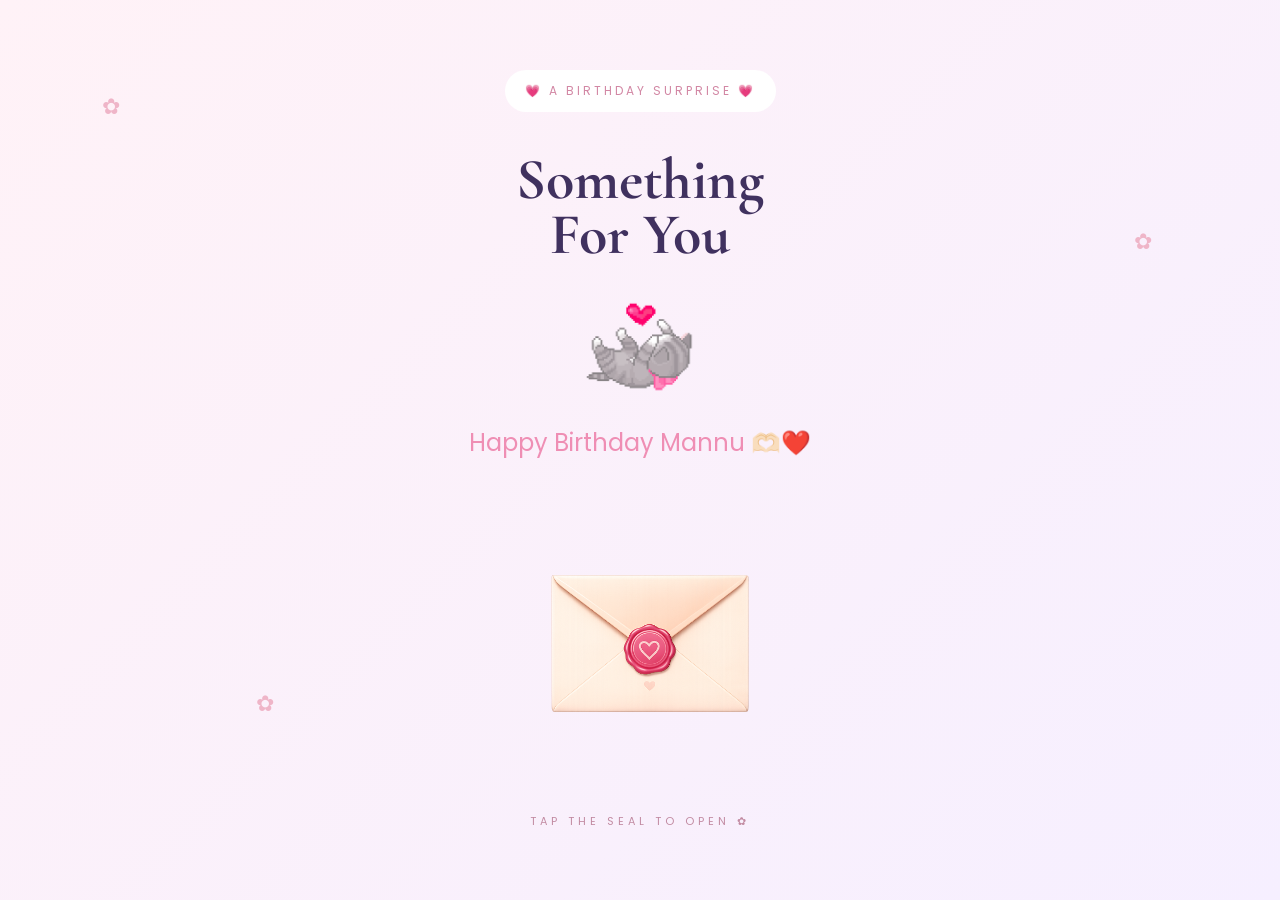
<file: index.html>
<!DOCTYPE html>
<html lang="en">
<head>
<meta charset="UTF-8">
<meta name="viewport" content="width=device-width, initial-scale=1.0">
<title>Birthday Surprise</title>

<link rel="stylesheet" href="style.css">

<link href="https://fonts.googleapis.com/css2?family=Cormorant+Garamond:wght@500;700&family=Poppins:wght@300;400;500&display=swap" rel="stylesheet">
</head>

<body>

<div class="floating f1">✿</div>
<div class="floating f2">✿</div>
<div class="floating f3">✿</div>

<div class="container">

<div class="badge">
💗 A BIRTHDAY SURPRISE 💗
</div>

<h1>
Something<br> For You
</h1>
  <div class="cat-box">
<img src="pic2.gif" alt="">
</div>

<h2>Happy Birthday Mannu 🫶🏻❤️</h2>

<div class="envelope-box">

<img
id="envelope"
src="envelope.png"
alt=""
onclick="openEnvelope()">

</div>

<p class="tap">
TAP THE SEAL TO OPEN ✿
</p>

</div>

<script src="script.js"></script>

</body>
</html>
</file>
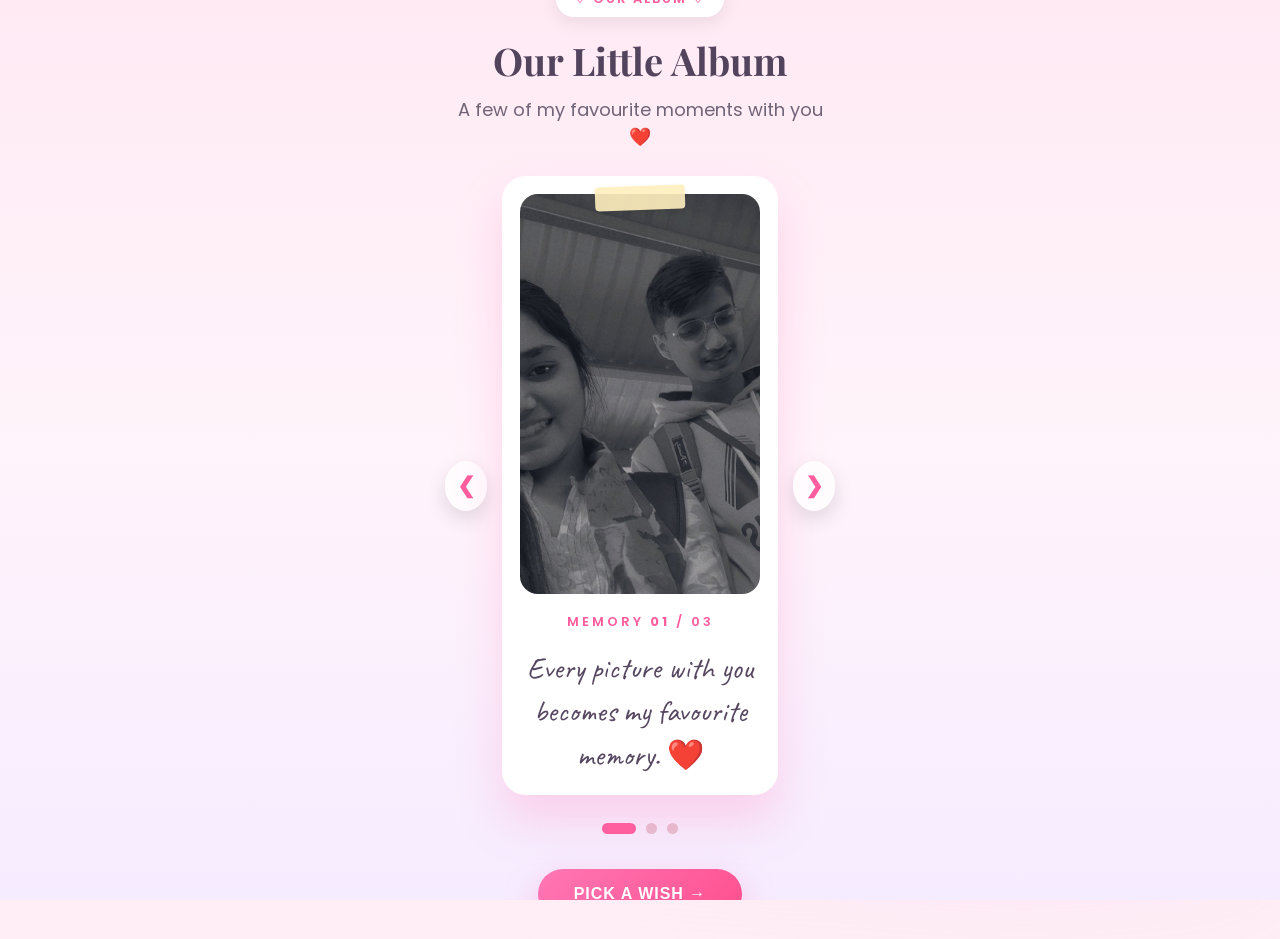
<file: album.html>
<!DOCTYPE html>
<html lang="en">

<head>

<meta charset="UTF-8">
<meta name="viewport" content="width=device-width,initial-scale=1.0">

<title>Our Album ❤️</title>

<link rel="preconnect" href="https://fonts.googleapis.com">

<link rel="preconnect" href="https://fonts.gstatic.com" crossorigin>

<link href="https://fonts.googleapis.com/css2?family=Poppins:wght@300;400;600&family=Playfair+Display:wght@700&family=Caveat:wght@700&display=swap" rel="stylesheet">

<link rel="stylesheet" href="album.css">

</head>

<body>

<div class="bg"></div>

<div class="petals">
<span>🌸</span>
<span>🌸</span>
<span>🌺</span>
<span>🌼</span>
<span>💮</span>
</div>

<section class="album">

<div class="tag">
♡ OUR ALBUM ♡
</div>

<h1>Our Little Album</h1>

<p class="subtitle">
A few of my favourite moments with you ❤️
</p>

<div class="viewer">

<button id="prev" class="arrow">
❮
</button>

<div class="polaroid">

<div class="tape"></div>

<div class="imageBox">

<img id="photo"
src="photo1.jpg"
draggable="false">

</div>

<div class="memory">

MEMORY

<span id="count">
01
</span>

/

03

</div>

<p id="caption">

Every picture with you becomes my favourite memory. ❤️

</p>

</div>

<button id="next" class="arrow">
❯
</button>

</div>

<div class="dots">

<span class="dot active"></span>

<span class="dot"></span>

<span class="dot"></span>

</div>

<button class="wishBtn"
onclick="location.href='wish.html'">

PICK A WISH →

</button>

</section>

<script src="album.js"></script>

</body>

</html>
</file>
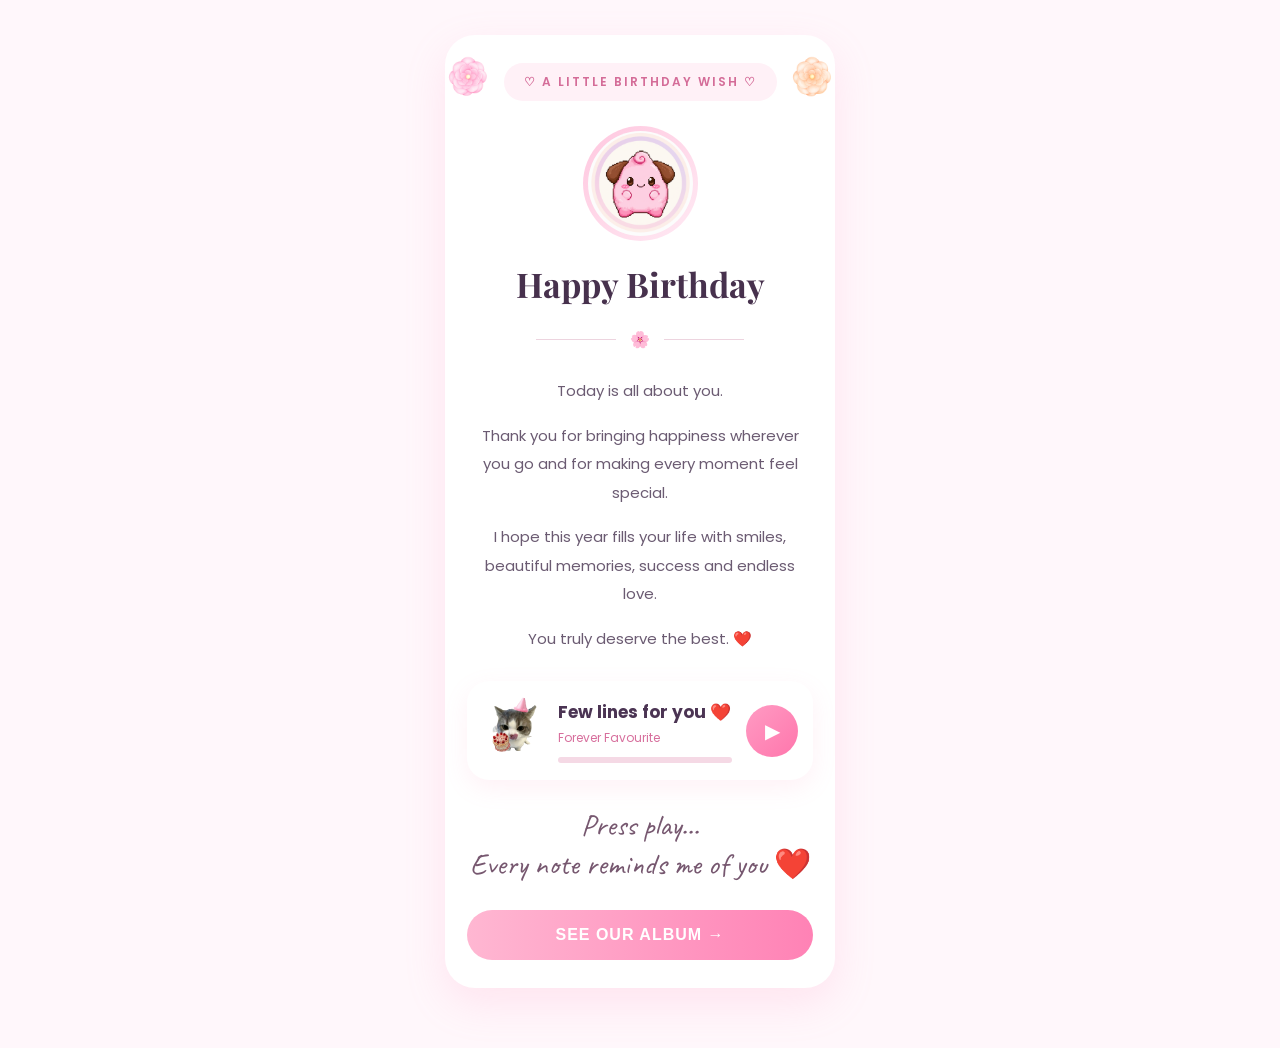
<file: letter.html>
<!DOCTYPE html>
<html lang="en">

<head>

<meta charset="UTF-8">
<meta name="viewport" content="width=device-width, initial-scale=1.0">

<title>Letter ❤️</title>

<link rel="preconnect" href="https://fonts.googleapis.com">
<link rel="preconnect" href="https://fonts.gstatic.com" crossorigin>

<link href="https://fonts.googleapis.com/css2?family=Poppins:wght@300;400;500;600&family=Playfair+Display:wght@700&family=Caveat:wght@700&display=swap" rel="stylesheet">

<link rel="stylesheet" href="letter.css">

</head>

<body>

<div class="page">

<div class="letter">

<img src="leftflower.png" class="flower left">

<img src="rightflower.png" class="flower right">

<div class="badge">

♡ A LITTLE BIRTHDAY WISH ♡

</div>

<div class="photo">

<img src="profile.png">

</div>

<h1>Happy Birthday</h1>

<div class="line">

<span>🌸</span>

</div>

<div class="content">

<p>

Today is all about you.

</p>

<p>

Thank you for bringing happiness wherever you go and for making every moment feel special.

</p>

<p>

I hope this year fills your life with smiles, beautiful memories, success and endless love.

</p>

<p>

You truly deserve the best.

❤️

</p>

</div>
  <div class="music-card">

    <div class="cover">

        <img src="cat.gif" alt="Song Cover">

    </div>

    <div class="music-details">

        <h3>Few lines for you ❤️</h3>

        <p>Forever Favourite</p>

        <div class="progress">

            <div class="progress-fill"></div>

        </div>

    </div>

    <button id="playBtn">▶</button>

</div>

<audio id="song">

    <source src="song.mp3" type="audio/mp3">

</audio>

<div class="handwriting">

    Press play...<br>

    Every note reminds me of you ❤️

</div>

<button class="album-btn" onclick="window.location.href='album.html'">

    SEE OUR ALBUM →

</button>

</div>

</div>

<script src="letter.js"></script>

</body>

</html>
</file>
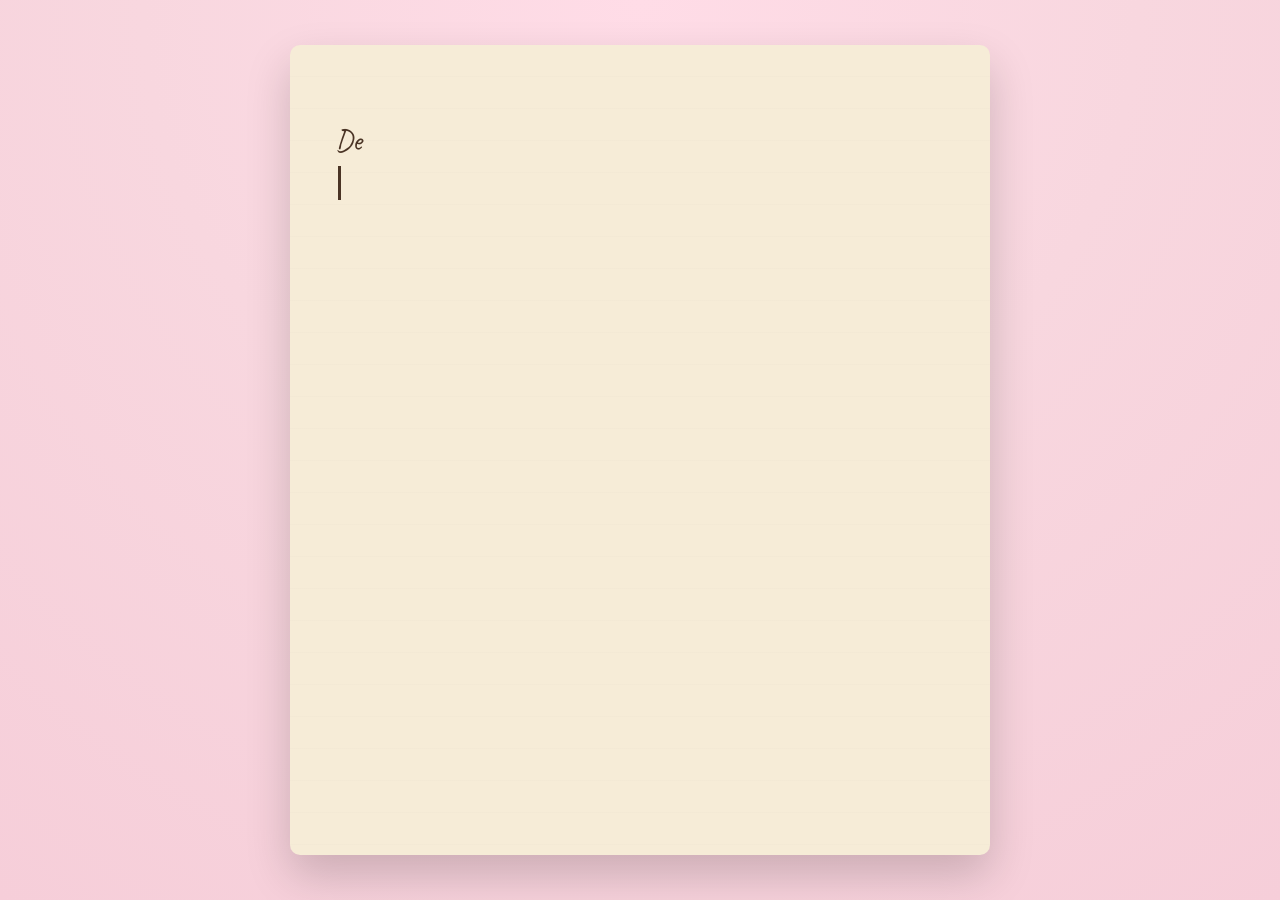
<file: letter2.html>
<!DOCTYPE html>
<html lang="en">

<head>

<meta charset="UTF-8">

<meta name="viewport"
content="width=device-width, initial-scale=1.0">

<title>Letter ❤️</title>

<link rel="stylesheet"
href="letter2.css">

<link href="https://fonts.googleapis.com/css2?family=Caveat:wght@500;700&display=swap"
rel="stylesheet">

</head>

<body>

<div class="bg">

<div id="paper">

<div id="typing"></div>

<div id="cursor"></div>
  
  <button id="wrapBtn">💌 Wrap Letter</button>


</div>

</div>

<script src="letter2.js"></script>
  
<div id="flowerBlast"></div>
  
</body>

</html>
</file>
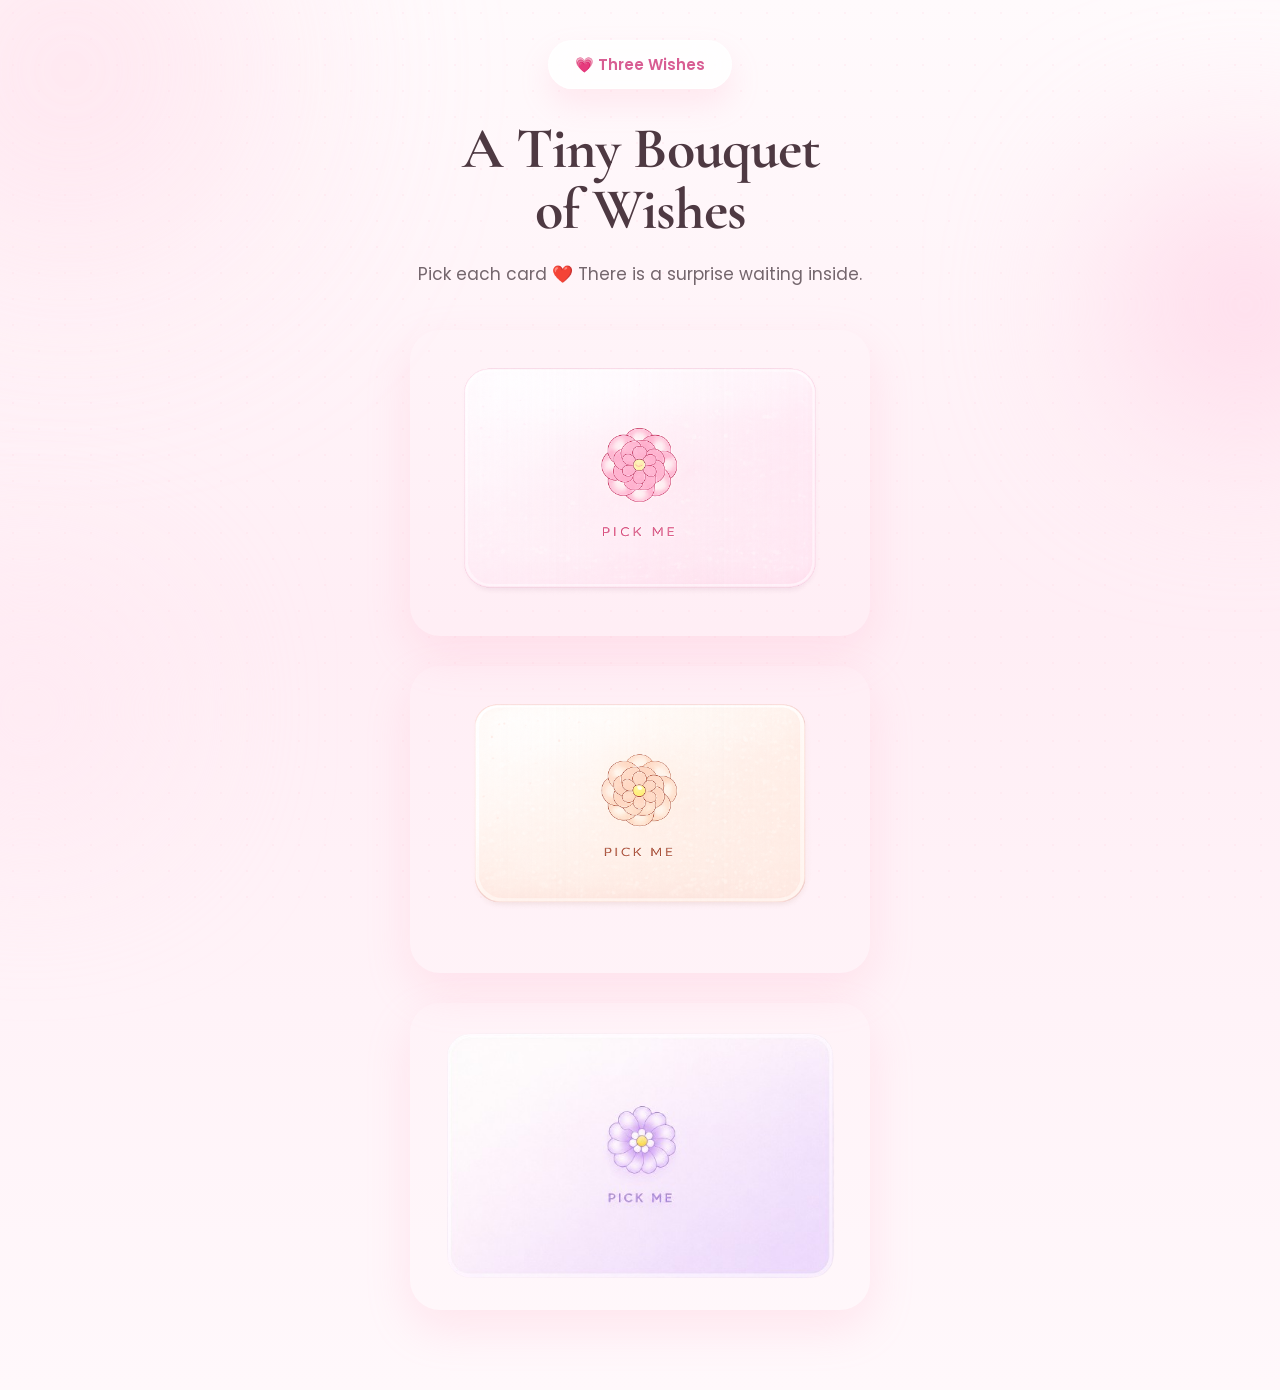
<file: wish.html>
<!DOCTYPE html>
<html lang="en">

<head>

<meta charset="UTF-8">
<meta name="viewport" content="width=device-width, initial-scale=1.0">

<title>Three Wishes ❤️</title>

<link rel="preconnect" href="https://fonts.googleapis.com">
<link rel="preconnect" href="https://fonts.gstatic.com" crossorigin>

<link href="https://fonts.googleapis.com/css2?family=Cormorant+Garamond:wght@500;600;700&family=Poppins:wght@300;400;500;600&display=swap" rel="stylesheet">

<link rel="stylesheet" href="wish.css">

</head>

<body>

<!-- Floating Background -->

<div class="bg-circle one"></div>
<div class="bg-circle two"></div>
<div class="bg-circle three"></div>

<!-- Main -->

<section class="hero">

<div class="badge">

💗 Three Wishes

</div>

<h1>

A Tiny Bouquet
<br>
of Wishes

</h1>

<p>

Pick each card ❤️
There is a surprise waiting inside.

</p>

<div class="cards">

<!-- CARD 1 -->

<div class="card" data-card="1">

<div class="card-inner">

<div class="front">

<img src="flower1.png">

</div>

<div class="back">

<h3>🌸 THE WAY YOU LAUGH 🌸</h3>
    

<p>

your laugh is one of those sounds that just makes a room feel warmer. wishing you a year full of the kind of moments that bring it out again and again.

</p>

</div>

</div>

</div>

<!-- CARD 2 -->

<div class="card" data-card="2">

<div class="card-inner">

<div class="front">

<img src="flower2.png">

</div>

<div class="back">

<h3> 🌸 THE WAY YOU SHOW UP🌸 </h3>

<p>

you remember the small things the worry from a Tuesday, the random text on a hard day. it always feels like being seen, not just heard. wishing you the same softness back this year.
  
</p>

</div>

</div>

</div>

<!-- CARD 3 -->

<div class="card" data-card="3">

<div class="card-inner">

<div class="front">

<img src="flower3.png">

</div>

<div class="back">

<h3> 🌸 THE YEAR AHEAD 🌸</h3>

<p>

may this year be kinder than the last. may every new chapter bring you good food, better naps, and people who love you the way you deserve.

</p>

</div>

</div>

</div>

</div>

<button id="letterBtn" onclick="window.location.href='letter2.html'">
💌 Open Letter
</button>

</section>

<script src="wish.js"></script>

</body>
</html>
</file>
<file: style.css>
*{
margin:0;
padding:0;
box-sizing:border-box;
}

body{

min-height:100vh;

background:
linear-gradient(
135deg,
#fff2f7,
#f6efff
);

font-family:Poppins,sans-serif;

overflow:hidden;

display:flex;
justify-content:center;
align-items:center;
}

.container{
width:100%;
max-width:420px;
padding:20px;
text-align:center;
}

.badge{

display:inline-block;

padding:12px 20px;

background:white;

border-radius:40px;

font-size:12px;

letter-spacing:3px;

color:#d287a4;

margin-bottom:40px;
}

h1{

font-family:
'Cormorant Garamond',
serif;

font-size:58px;

line-height:0.95;

color:#40315f;
}

h2{

margin-top:18px;

font-size:24px;

font-weight:400;

color:#ef8eb4;
}

.cat-box{
margin-top:35px;
}

.cat-box img{
width:120px;
}

.envelope-box{

margin-top:50px;
}

.envelope-box img{

width:400px;

cursor:pointer;

transition:.4s;
}

.envelope-box img:hover{
transform:scale(1.03);
}

.tap{

margin-top:30px;

letter-spacing:4px;

font-size:11px;

color:#c28ba2;
}

.floating{

position:absolute;

font-size:22px;

color:#efb5c8;

animation:float 8s infinite linear;
}

.f1{
left:8%;
top:10%;
}

.f2{
right:10%;
top:25%;
animation-delay:2s;
}

.f3{
left:20%;
bottom:20%;
animation-delay:4s;
}

@keyframes float{

0%{
transform:
translateY(0px)
rotate(0deg);
}

50%{
transform:
translateY(-20px)
rotate(10deg);
}

100%{
transform:
translateY(0px)
rotate(0deg);
}
}
</file>
<file: album.css>
/* =========================
   RESET
========================= */

*{
margin:0;
padding:0;
box-sizing:border-box;
}

html,body{

width:100%;
height:100%;

font-family:'Poppins',sans-serif;

overflow:hidden;

background:#ffeef5;

}

/* =========================
BACKGROUND
========================= */

body{

display:flex;

justify-content:center;

align-items:center;

background:
linear-gradient(180deg,#ffeaf4,#fff4fb,#f6ecff);

position:relative;

}

.bg{

position:fixed;

inset:0;

background:

radial-gradient(circle at 20% 20%,rgba(255,170,205,.30),transparent 35%),

radial-gradient(circle at 80% 70%,rgba(214,184,255,.28),transparent 35%),

radial-gradient(circle at center,rgba(255,255,255,.55),transparent 60%);

filter:blur(45px);

z-index:-3;

}

/* =========================
FLOWERS
========================= */

.petals{

position:fixed;

inset:0;

pointer-events:none;

overflow:hidden;

z-index:-2;

}

.petals span{

position:absolute;

top:-100px;

font-size:28px;

animation:fall linear infinite;

opacity:.9;

}

.petals span:nth-child(1){

left:8%;

animation-duration:12s;

}

.petals span:nth-child(2){

left:28%;

animation-duration:15s;

animation-delay:2s;

}

.petals span:nth-child(3){

left:50%;

animation-duration:13s;

animation-delay:1s;

}

.petals span:nth-child(4){

left:72%;

animation-duration:16s;

animation-delay:4s;

}

.petals span:nth-child(5){

left:90%;

animation-duration:14s;

animation-delay:3s;

}

@keyframes fall{

0%{

transform:translateY(-120px) rotate(0deg);

opacity:0;

}

20%{

opacity:1;

}

100%{

transform:translateY(115vh) rotate(360deg);

opacity:0;

}

}

/* =========================
ALBUM
========================= */

.album{

width:100%;

max-width:430px;

padding:20px;

text-align:center;

}

.tag{

display:inline-block;

padding:8px 18px;

background:#fff;

border-radius:50px;

font-size:13px;

font-weight:600;

letter-spacing:2px;

color:#ff5d9d;

box-shadow:0 5px 18px rgba(0,0,0,.08);

margin-bottom:18px;

}

.album h1{

font-family:'Playfair Display',serif;

font-size:38px;

color:#53445d;

margin-bottom:10px;

}

.subtitle{

font-size:18px;

color:#6f6576;

margin-bottom:26px;

line-height:1.5;

}
/* =========================
VIEWER
========================= */

.viewer{
display:flex;
align-items:center;
justify-content:center;
gap:15px;
margin-bottom:28px;
}

/* =========================
ARROWS
========================= */

.arrow{

width:50px;
height:50px;

border:none;
outline:none;

border-radius:50%;

background:rgba(255,255,255,.75);
backdrop-filter:blur(12px);

font-size:22px;
font-weight:bold;

color:#ff5d9d;

cursor:pointer;

box-shadow:0 8px 20px rgba(0,0,0,.12);

transition:.3s;

}

.arrow:hover{

background:#ff5d9d;
color:#fff;

transform:scale(1.08);

}

.arrow:active{

transform:scale(.94);

}

/* =========================
POLAROID
========================= */

.polaroid{

width:320px;

background:#fff;

border-radius:24px;

padding:18px;

position:relative;

box-shadow:
0 25px 45px rgba(255,120,180,.25);

transition:.35s;

}

.polaroid:hover{

transform:translateY(-5px);

}

/* =========================
TAPE
========================= */

.tape{

position:absolute;

top:10px;
left:50%;

transform:
translateX(-50%)
rotate(-2deg);

width:90px;
height:24px;

background:rgba(255,240,190,.9);

border-radius:4px;

box-shadow:
0 2px 5px rgba(0,0,0,.08);

}

/* =========================
IMAGE
========================= */

.imageBox{

width:100%;
height:400px;

overflow:hidden;

border-radius:18px;

}

#photo{

width:100%;
height:100%;

object-fit:cover;

display:block;

transition:
transform .45s ease,
opacity .45s ease;

}

#photo.change{

opacity:0;

transform:
translateX(-30px)
scale(.96);

}

/* =========================
MEMORY
========================= */

.memory{

margin-top:18px;

font-size:13px;

letter-spacing:3px;

font-weight:600;

color:#ff5d9d;

}

.memory span{

font-weight:700;

}

/* =========================
CAPTION
========================= */

#caption{

margin-top:15px;

font-family:'Caveat',cursive;

font-size:30px;

line-height:1.45;

color:#564760;

min-height:85px;

}
/* =========================
DOTS
========================= */

.dots{

display:flex;
justify-content:center;
gap:10px;

margin:25px 0 35px;

}

.dot{

width:11px;
height:11px;

border-radius:50%;

background:#e5bfd0;

cursor:pointer;

transition:.35s;

}

.dot.active{

width:34px;

border-radius:30px;

background:#ff5d9d;

}

/* =========================
BUTTON
========================= */

.wishBtn{

border:none;

padding:16px 36px;

border-radius:50px;

background:linear-gradient(135deg,#ff77b4,#ff4f8f);

color:#fff;

font-size:16px;

font-weight:600;

letter-spacing:1px;

cursor:pointer;

box-shadow:
0 15px 35px rgba(255,95,160,.35);

transition:.3s;

}

.wishBtn:hover{

transform:
translateY(-4px)
scale(1.04);

box-shadow:
0 20px 40px rgba(255,95,160,.45);

}

.wishBtn:active{

transform:scale(.95);

}

/* =========================
RESPONSIVE
========================= */

@media(max-width:480px){

.album{

padding:18px;

}

.viewer{

gap:8px;

}

.polaroid{

width:255px;

padding:15px;

}

.imageBox{

height:320px;

}

.album h1{

font-size:31px;

}

.subtitle{

font-size:16px;

}

#caption{

font-size:25px;

min-height:70px;

}

.arrow{

width:42px;

height:42px;

font-size:20px;

}

.wishBtn{

width:100%;

}

}

/* =========================
PHOTO ANIMATION
========================= */

@keyframes photoShow{

from{

opacity:0;

transform:
translateX(30px)
scale(.95);

}

to{

opacity:1;

transform:
translateX(0)
scale(1);

}

}

#photo{

animation:photoShow .45s ease;

}

/* =========================
FLOAT
========================= */

.polaroid{

animation:floatCard 4s ease-in-out infinite;

}

@keyframes floatCard{

0%,100%{

transform:translateY(0);

}

50%{

transform:translateY(-6px);

}

}
</file>
<file: letter.css>
/* ===========================
   RESET
=========================== */

*{
    margin:0;
    padding:0;
    box-sizing:border-box;
}

body{
    font-family:'Poppins',sans-serif;
    background:#fff7fb;
    color:#555;
    overflow-x:hidden;
}

.page{
    width:100%;
    display:flex;
    justify-content:center;
    padding:35px 15px 60px;
}

/* ===========================
   LETTER CARD
=========================== */

.letter{
    position:relative;
    width:100%;
    max-width:390px;
    background:#ffffff;
    border-radius:30px;
    padding:28px 22px;
    box-shadow:0 15px 40px rgba(255,145,190,.18);
}

/* ===========================
   FLOWERS
=========================== */

.flower{
    position:absolute;
    width:70px;
    user-select:none;
    pointer-events:none;
}

.left{
    top:18px;
    left:-12px;
}

.right{
    top:18px;
    right:-12px;
}

/* ===========================
   BADGE
=========================== */

.badge{
    display:inline-block;
    background:#fff1f7;
    color:#d46c98;
    padding:10px 20px;
    border-radius:30px;
    font-size:12px;
    font-weight:600;
    letter-spacing:2px;
    margin:0 auto 25px;
    display:block;
    width:max-content;
}

/* ===========================
   PROFILE
=========================== */

.photo{
    width:115px;
    height:115px;
    margin:auto;
    border-radius:50%;
    padding:5px;
    background:linear-gradient(135deg,#ffc7df,#ffeaf4);
}

.photo img{
    width:100%;
    height:100%;
    object-fit:cover;
    border-radius:50%;
}

/* ===========================
   HEADING
=========================== */

h1{
    text-align:center;
    margin-top:20px;
    font-size:34px;
    font-family:'Playfair Display',serif;
    color:#47314d;
}

/* ===========================
   DIVIDER
=========================== */

.line{
    display:flex;
    justify-content:center;
    align-items:center;
    gap:14px;
    margin:20px 0 25px;
    color:#d97ca6;
}

.line::before,
.line::after{
    content:"";
    width:80px;
    height:1px;
    background:#edd4df;
}

/* ===========================
   LETTER TEXT
=========================== */

.content{
    text-align:center;
}

.content p{
    font-size:15px;
    color:#6b5b72;
    line-height:1.9;
    margin-bottom:16px;
}
/* ===========================
   MUSIC PLAYER
=========================== */

.music-card{
    margin-top:28px;
    background:#ffffff;
    border-radius:22px;
    padding:15px;
    display:flex;
    align-items:center;
    gap:14px;
    box-shadow:0 8px 25px rgba(255,140,185,.12);
}

.cover img{
    width:62px;
    height:62px;
    border-radius:50%;
    object-fit:cover;
}

.music-details{
    flex:1;
}

.music-details h3{
    font-size:17px;
    color:#4b3453;
    margin-bottom:4px;
}

.music-details p{
    font-size:12px;
    color:#d76f9d;
    margin-bottom:10px;
}

.progress{
    width:100%;
    height:6px;
    background:#f5d9e5;
    border-radius:50px;
    overflow:hidden;
}

.progress-fill{
    width:0%;
    height:100%;
    background:linear-gradient(90deg,#ff98c2,#ff6fa7);
    border-radius:50px;
    transition:.2s linear;
}

#playBtn{
    width:52px;
    height:52px;
    border:none;
    border-radius:50%;
    background:linear-gradient(135deg,#ff9bc3,#ff76ac);
    color:#fff;
    font-size:20px;
    cursor:pointer;
    transition:.25s;
}

#playBtn:hover{
    transform:scale(1.08);
}

/* ===========================
   HANDWRITING
=========================== */

.handwriting{
    margin:26px 0;
    text-align:center;
    font-family:'Caveat',cursive;
    font-size:30px;
    color:#76576f;
    line-height:1.3;
}

/* ===========================
   BUTTON
=========================== */

.album-btn{
    width:100%;
    padding:16px;
    border:none;
    border-radius:40px;
    background:linear-gradient(90deg,#ffb7d2,#ff82b5);
    color:#fff;
    font-size:16px;
    font-weight:600;
    letter-spacing:1px;
    cursor:pointer;
    transition:.3s;
}

.album-btn:hover{
    transform:translateY(-2px);
    box-shadow:0 10px 20px rgba(255,130,181,.25);
}

.album-btn:active{
    transform:scale(.98);
}

/* ===========================
   MOBILE
=========================== */

@media (max-width:420px){

    .letter{
        padding:24px 18px;
        border-radius:26px;
    }

    .flower{
        width:58px;
    }

    .photo{
        width:105px;
        height:105px;
    }

    h1{
        font-size:30px;
    }

    .content p{
        font-size:14px;
    }

    .handwriting{
        font-size:26px;
    }

    .music-card{
        padding:12px;
    }

    .cover img{
        width:56px;
        height:56px;
    }

    #playBtn{
        width:48px;
        height:48px;
        font-size:18px;
    }
}
</file>
<file: letter2.css>
*{
    margin:0;
    padding:0;
    box-sizing:border-box;
}

body{
    width:100%;
    height:100vh;
    overflow:hidden;
    font-family:'Caveat',cursive;
    background:#f8d7df;
}

.bg{
    width:100%;
    height:100vh;

    display:flex;
    justify-content:center;
    align-items:center;

    padding:20px;

    /* Background baad me image se replace kar dena */
    background:
    radial-gradient(circle at top,#ffdce7 0%,#f8d7df 45%,#f6ced9 100%);
}

#paper{

    width:100%;
    max-width:700px;

    height:90vh;

    background:#f6ecd7;

    border-radius:10px;

    box-shadow:
    0 20px 45px rgba(0,0,0,.18);

    padding:
    70px 45px 45px;

    overflow-y:auto;

    position:relative;

    transition:.8s;
}

/* Paper texture */

#paper::before{

content:"";

position:absolute;

inset:0;

background:
repeating-linear-gradient(
transparent,
transparent 31px,
rgba(0,0,0,.04) 32px
);

pointer-events:none;

opacity:.55;

}

#typing{

position:relative;

z-index:2;

font-size:30px;

line-height:1.7;

color:#4a3425;

white-space:pre-wrap;

word-break:break-word;

}

#cursor{

display:inline-block;

width:3px;

height:34px;

background:#4a3425;

margin-left:3px;

animation:blink .8s infinite;

}

@keyframes blink{

50%{
opacity:0;
}

}

#wrapBtn{

display:none;

margin:45px auto 10px;

padding:16px 38px;

border:none;

border-radius:40px;

background:#ff6aa4;

color:#fff;

font-size:22px;

font-family:sans-serif;

font-weight:bold;

cursor:pointer;

box-shadow:
0 8px 20px rgba(255,105,160,.35);

transition:.3s;

}

#wrapBtn:hover{

transform:scale(1.05);

}

.fold{

transform:
scale(.8)
rotateX(80deg);

opacity:0;

}

@media(max-width:600px){

#paper{

padding:55px 28px 35px;

height:92vh;

}

#typing{

font-size:29px;

line-height:1.65;

}

#cursor{

height:28px;

}

#wrapBtn{

font-size:18px;

width:100%;

}

}
.fold{
    animation:wrapLetter .9s ease forwards;
}

@keyframes wrapLetter{

0%{
transform:scale(1) rotateX(0);
opacity:1;
}

30%{
transform:scale(.98) rotateX(15deg);
}

60%{
transform:scale(.9) rotateX(45deg);
}

100%{
transform:scale(.75) rotateX(90deg);
opacity:0;
}

}
#flowerBlast{
    position:fixed;
    inset:0;
    pointer-events:none;
    overflow:hidden;
    z-index:9999;
}

.flower{

    position:absolute;

    left:50%;
    top:50%;

    font-size:28px;

    opacity:0;

    transform:translate(-50%,-50%);
}

@keyframes explode{

0%{
opacity:1;
transform:translate(-50%,-50%) scale(.3);
}

20%{
opacity:1;
}

100%{

opacity:0;

transform:
translate(
var(--x),
var(--y)
)
rotate(720deg)
scale(1.2);

}

}
</file>
<file: wish.css>
/* =========================
   RESET
========================= */

*{
    margin:0;
    padding:0;
    box-sizing:border-box;
}

html{
    scroll-behavior:smooth;
}

body{

    font-family:'Poppins',sans-serif;

    background:
    linear-gradient(
    180deg,
    #fffafc 0%,
    #ffeef5 45%,
    #fff8fb 100%
    );

    overflow-x:hidden;
    color:#4b4046;

}

/* =========================
   BACKGROUND
========================= */

body::before{

content:"";

position:fixed;
inset:0;

background-image:

radial-gradient(#ffd6e5 1px, transparent 1px);

background-size:26px 26px;

opacity:.25;

pointer-events:none;

z-index:-3;

}

body::after{

content:"";

position:fixed;

width:380px;
height:380px;

border-radius:50%;

background:#ffdce9;

filter:blur(120px);

top:-120px;
left:-120px;

opacity:.7;

z-index:-2;

}

/* Floating Glow */

.bg-circle{

position:fixed;

border-radius:50%;

filter:blur(90px);

pointer-events:none;

z-index:-1;

}

.one{

width:250px;
height:250px;

background:#ffd7e8;

top:180px;
right:-90px;

}

.two{

width:220px;
height:220px;

background:#ffe9f2;

bottom:80px;
left:-80px;

}

.three{

display:none;

}

/* =========================
   MAIN
========================= */

.hero{

width:min(92%,460px);

margin:auto;

padding:

40px
0
80px;

text-align:center;

}

/* =========================
   BADGE
========================= */

.badge{

display:inline-flex;

align-items:center;
justify-content:center;

gap:8px;

padding:

12px 26px;

background:

rgba(255,255,255,.78);

backdrop-filter:

blur(18px);

border:

1px solid rgba(255,255,255,.6);

border-radius:999px;

box-shadow:

0 15px 30px rgba(255,160,190,.18);

font-size:15px;

font-weight:600;

color:#d85d93;

margin-bottom:30px;

}

/* =========================
   HEADING
========================= */

.hero h1{

font-family:

'Cormorant Garamond',serif;

font-size:58px;

line-height:1.05;

font-weight:700;

letter-spacing:-1px;

color:#4e3942;

margin-bottom:18px;

}

/* =========================
   SUBTITLE
========================= */

.hero p{

font-size:17px;

line-height:31px;

color:#74666d;

margin-bottom:40px;

padding:0 8px;

}
/* =========================
   CARDS
========================= */

.cards{

display:flex;

flex-direction:column;

gap:30px;

align-items:center;

}

.card{

width:100%;

max-width:460px;

/* Tumhari image ka ratio */
aspect-ratio:3/2;

perspective:1400px;

cursor:pointer;

}

.card-inner{

width:100%;
height:100%;

position:relative;

transition:transform .8s cubic-bezier(.22,.61,.36,1);

transform-style:preserve-3d;

}

.card.flipped .card-inner{

transform:rotateY(180deg);

}

.front,
.back{

position:absolute;

inset:0;

border-radius:30px;

overflow:hidden;

backface-visibility:hidden;

box-shadow:
0 18px 45px rgba(255,160,190,.20);

}

/* ---------- FRONT ---------- */

.front{

background:transparent;

}

.front img{

display:block;

width:100%;

height:100%;

object-fit:cover;

object-position:center;

border-radius:30px;

transition:transform .4s;

}

.card:hover .front img{

transform:scale(1.02);

}

/* ---------- BACK ---------- */

.back{

transform:rotateY(180deg);

background:

linear-gradient(
180deg,
#ffffff,
#fff5fa
);

display:flex;

flex-direction:column;

justify-content:center;

align-items:center;

padding:30px;

text-align:center;

}

.back h2{

font-family:'Cormorant Garamond',serif;

font-size:34px;

color:#d45b8e;

margin-bottom:14px;

}

.back p{

font-size:17px;

line-height:30px;

color:#6c5a62;

}

/* =========================
   BUTTON
========================= */

#letterBtn{

display:none;

margin-top:45px;

width:100%;

height:58px;

border:none;

border-radius:50px;

background:
linear-gradient(
90deg,
#ff8dbb,
#ff69a6
);

color:white;

font-size:18px;

font-weight:600;

letter-spacing:.5px;

box-shadow:
0 18px 35px rgba(255,120,175,.30);

transition:.35s;

}

#letterBtn:hover{

transform:translateY(-3px);

}

/* =========================
   MOBILE
========================= */

@media(max-width:480px){

.hero{

width:92%;

}

.hero h1{

font-size:50px;

}

.hero p{

font-size:16px;

line-height:28px;

}

.card{

width:100%;

aspect-ratio:3/2;

}

.back h2{

font-size:30px;

}

.back p{

font-size:15px;

line-height:26px;

}

}
</file>
